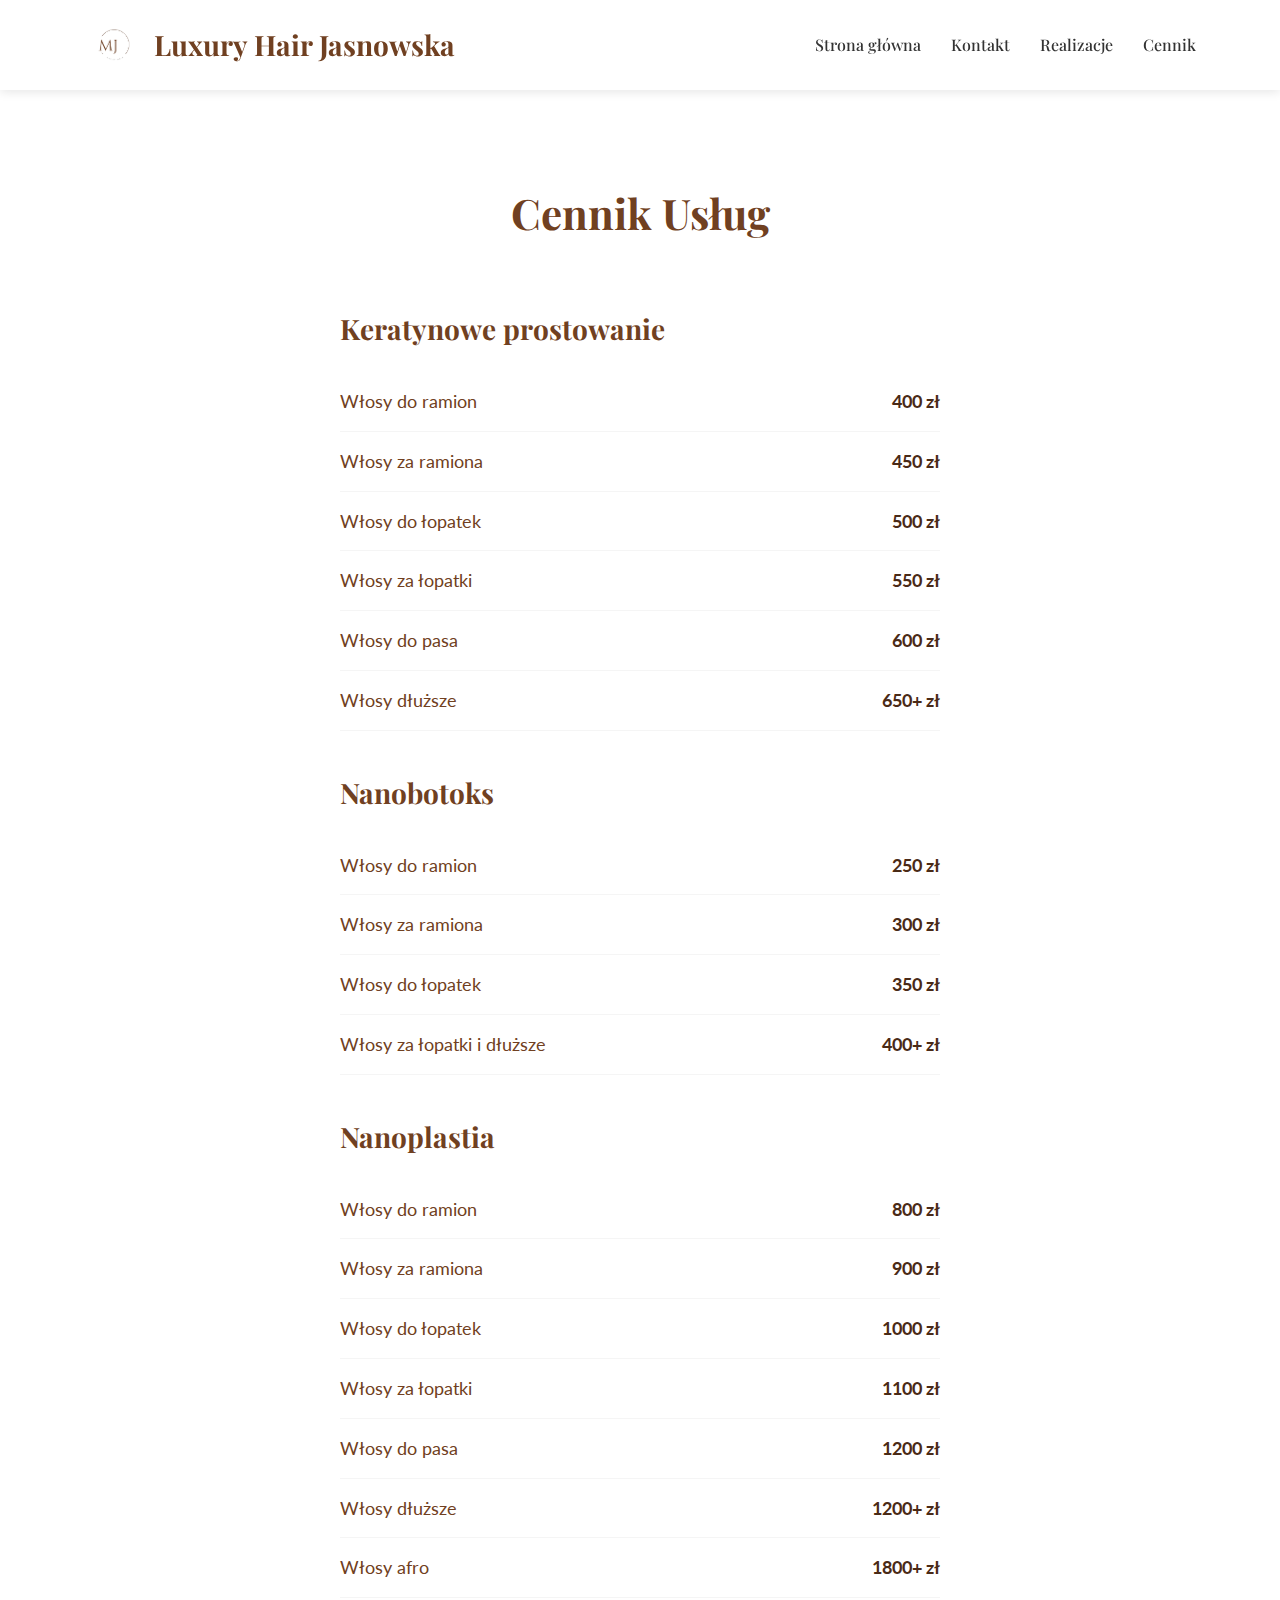
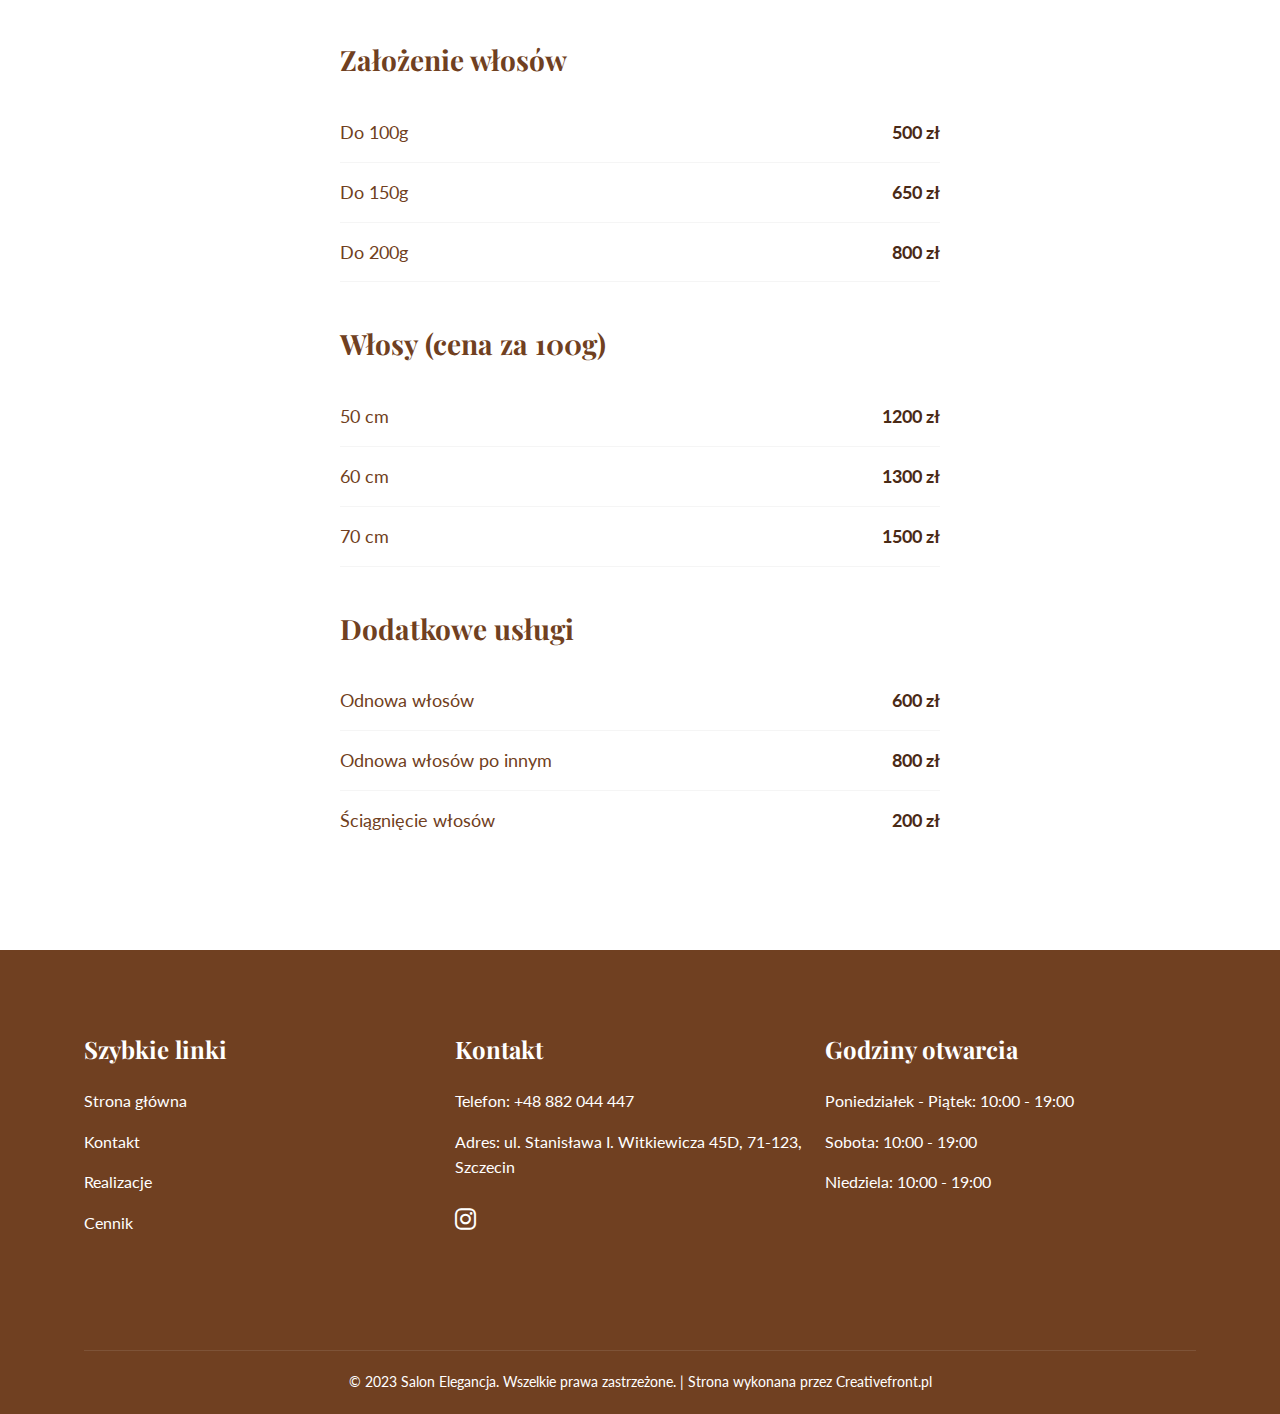
<file: cennik.html>
<!DOCTYPE html>
<html lang="pl">
<head>
    <meta charset="UTF-8">
    <meta name="viewport" content="width=device-width, initial-scale=1.0">
    <title>Cennik - Salon Fryzjerski Luxury Hair Jasnowska</title>
    <meta name="description" content="Sprawdź nasz cennik usług fryzjerskich. Oferujemy profesjonalne strzyżenie, koloryzację i stylizację w konkurencyjnych cenach.">
    <link href="https://fonts.googleapis.com/css2?family=Playfair+Display:wght@400;700&family=Lato:wght@300;400;700&display=swap" rel="stylesheet">
    <link rel="stylesheet" href="https://cdnjs.cloudflare.com/ajax/libs/font-awesome/6.4.0/css/all.min.css">
    <link rel="stylesheet" href="cennik.css">
</head>
<body>
    <header>
        <div class="container">
            <div class="header-content">
                <a href="#" class="logo">
                    <img src="logo1.png" alt="Logo Salon Elegancja">
                    <span class="logo-text">Luxury Hair Jasnowska</span>
                </a>
                <button class="hamburger" aria-label="Menu">☰</button>
                <nav>
                    <ul>
                        <li><a href="index.html">Strona główna</a></li>
                        <li><a href="kontakt.html">Kontakt</a></li>
                        <li><a href="realizacje.html">Realizacje</a></li>
                        <li><a href="cennik.html">Cennik</a></li>
                    </ul>
                </nav>
            </div>
        </div>
    </header>

    <main>
        <section class="cennik" id="cennik">
            <div class="container">
                <h1 class="fade-in">Cennik Usług</h1>
                <div class="cennik-content">
                    <div class="cennik-lista fade-in">
                        <h2 class="section-title">Keratynowe prostowanie</h2>
                        <div class="cennik-item">
                            <span class="usluga">Włosy do ramion</span>
                            <span class="cena">400 zł</span>
                        </div>
                        <div class="cennik-item">
                            <span class="usluga">Włosy za ramiona</span>
                            <span class="cena">450 zł</span>
                        </div>
                        <div class="cennik-item">
                            <span class="usluga">Włosy do łopatek</span>
                            <span class="cena">500 zł</span>
                        </div>
                        <div class="cennik-item">
                            <span class="usluga">Włosy za łopatki</span>
                            <span class="cena">550 zł</span>
                        </div>
                        <div class="cennik-item">
                            <span class="usluga">Włosy do pasa</span>
                            <span class="cena">600 zł</span>
                        </div>
                        <div class="cennik-item">
                            <span class="usluga">Włosy dłuższe</span>
                            <span class="cena">650+ zł</span>
                        </div>

                        <h2 class="section-title">Nanobotoks</h2>
                        <div class="cennik-item">
                            <span class="usluga">Włosy do ramion</span>
                            <span class="cena">250 zł</span>
                        </div>
                        <div class="cennik-item">
                            <span class="usluga">Włosy za ramiona</span>
                            <span class="cena">300 zł</span>
                        </div>
                        <div class="cennik-item">
                            <span class="usluga">Włosy do łopatek</span>
                            <span class="cena">350 zł</span>
                        </div>
                        <div class="cennik-item">
                            <span class="usluga">Włosy za łopatki i dłuższe</span>
                            <span class="cena">400+ zł</span>
                        </div>

                        <h2 class="section-title">Nanoplastia</h2>
                        <div class="cennik-item">
                            <span class="usluga">Włosy do ramion</span>
                            <span class="cena">800 zł</span>
                        </div>
                        <div class="cennik-item">
                            <span class="usluga">Włosy za ramiona</span>
                            <span class="cena">900 zł</span>
                        </div>
                        <div class="cennik-item">
                            <span class="usluga">Włosy do łopatek</span>
                            <span class="cena">1000 zł</span>
                        </div>
                        <div class="cennik-item">
                            <span class="usluga">Włosy za łopatki</span>
                            <span class="cena">1100 zł</span>
                        </div>
                        <div class="cennik-item">
                            <span class="usluga">Włosy do pasa</span>
                            <span class="cena">1200 zł</span>
                        </div>
                        <div class="cennik-item">
                            <span class="usluga">Włosy dłuższe</span>
                            <span class="cena">1200+ zł</span>
                        </div>
                        <div class="cennik-item">
                            <span class="usluga">Włosy afro</span>
                            <span class="cena">1800+ zł</span>
                        </div>

                        <h2 class="section-title">Założenie włosów</h2>
                        <div class="cennik-item">
                            <span class="usluga">Do 100g</span>
                            <span class="cena">500 zł</span>
                        </div>
                        <div class="cennik-item">
                            <span class="usluga">Do 150g</span>
                            <span class="cena">650 zł</span>
                        </div>
                        <div class="cennik-item">
                            <span class="usluga">Do 200g</span>
                            <span class="cena">800 zł</span>
                        </div>

                        <h2 class="section-title">Włosy (cena za 100g)</h2>
                        <div class="cennik-item">
                            <span class="usluga">50 cm</span>
                            <span class="cena">1200 zł</span>
                        </div>
                        <div class="cennik-item">
                            <span class="usluga">60 cm</span>
                            <span class="cena">1300 zł</span>
                        </div>
                        <div class="cennik-item">
                            <span class="usluga">70 cm</span>
                            <span class="cena">1500 zł</span>
                        </div>

                        <h2 class="section-title">Dodatkowe usługi</h2>
                        <div class="cennik-item">
                            <span class="usluga">Odnowa włosów</span>
                            <span class="cena">600 zł</span>
                        </div>
                        <div class="cennik-item">
                            <span class="usluga">Odnowa włosów po innym </span>
                            <span class="cena">800 zł</span>
                        </div>
                        <div class="cennik-item">
                            <span class="usluga">Ściągnięcie włosów</span>
                            <span class="cena">200 zł</span>
                        </div>
                    </div>
                </div>
            </div>
        </section>
    </main>

    <footer>
        <div class="container">
            <div class="footer-content">
                <div class="footer-section">
                    <h3>Szybkie linki</h3>
                    <ul>
                        <li><a href="homepage.html">Strona główna</a></li>
                        <li><a href="kontakt.html">Kontakt</a></li>
                        <li><a href="realizacje.html">Realizacje</a></li>
                        <li><a href="cennik.html">Cennik</a></li>
                    </ul>
                </div>
                <div class="footer-section" id="kontakt">
                    <h3>Kontakt</h3>
                    <ul>
                        <li>Telefon: +48 882 044 447</li>
                        <li>Adres: ul. Stanisława I. Witkiewicza 45D, 71-123, Szczecin</li>
                    </ul>
                    <div class="social-icons">
                        <a href="https://www.instagram.com/luxury_hair_jasnowska/" aria-label="Odwiedź nasz profil na Instagramie"><i class="fab fa-instagram"></i></a>
                    </div>
                </div>
                <div class="footer-section">
                    <h3>Godziny otwarcia</h3>
                    <ul>
                        <li>Poniedziałek - Piątek: 10:00 - 19:00</li>
                        <li>Sobota: 10:00 - 19:00</li>
                        <li>Niedziela: 10:00 - 19:00</li>
                    </ul>
                </div>
            </div>
            <div class="copyright">
                &copy; 2023 Salon Elegancja. Wszelkie prawa zastrzeżone. | <a href="https://creativefront.pl">Strona wykonana przez Creativefront.pl</a>
            </div>
        </div>
    </footer>

    <script src="cennik.js"></script>
</body>
</html>
</file>
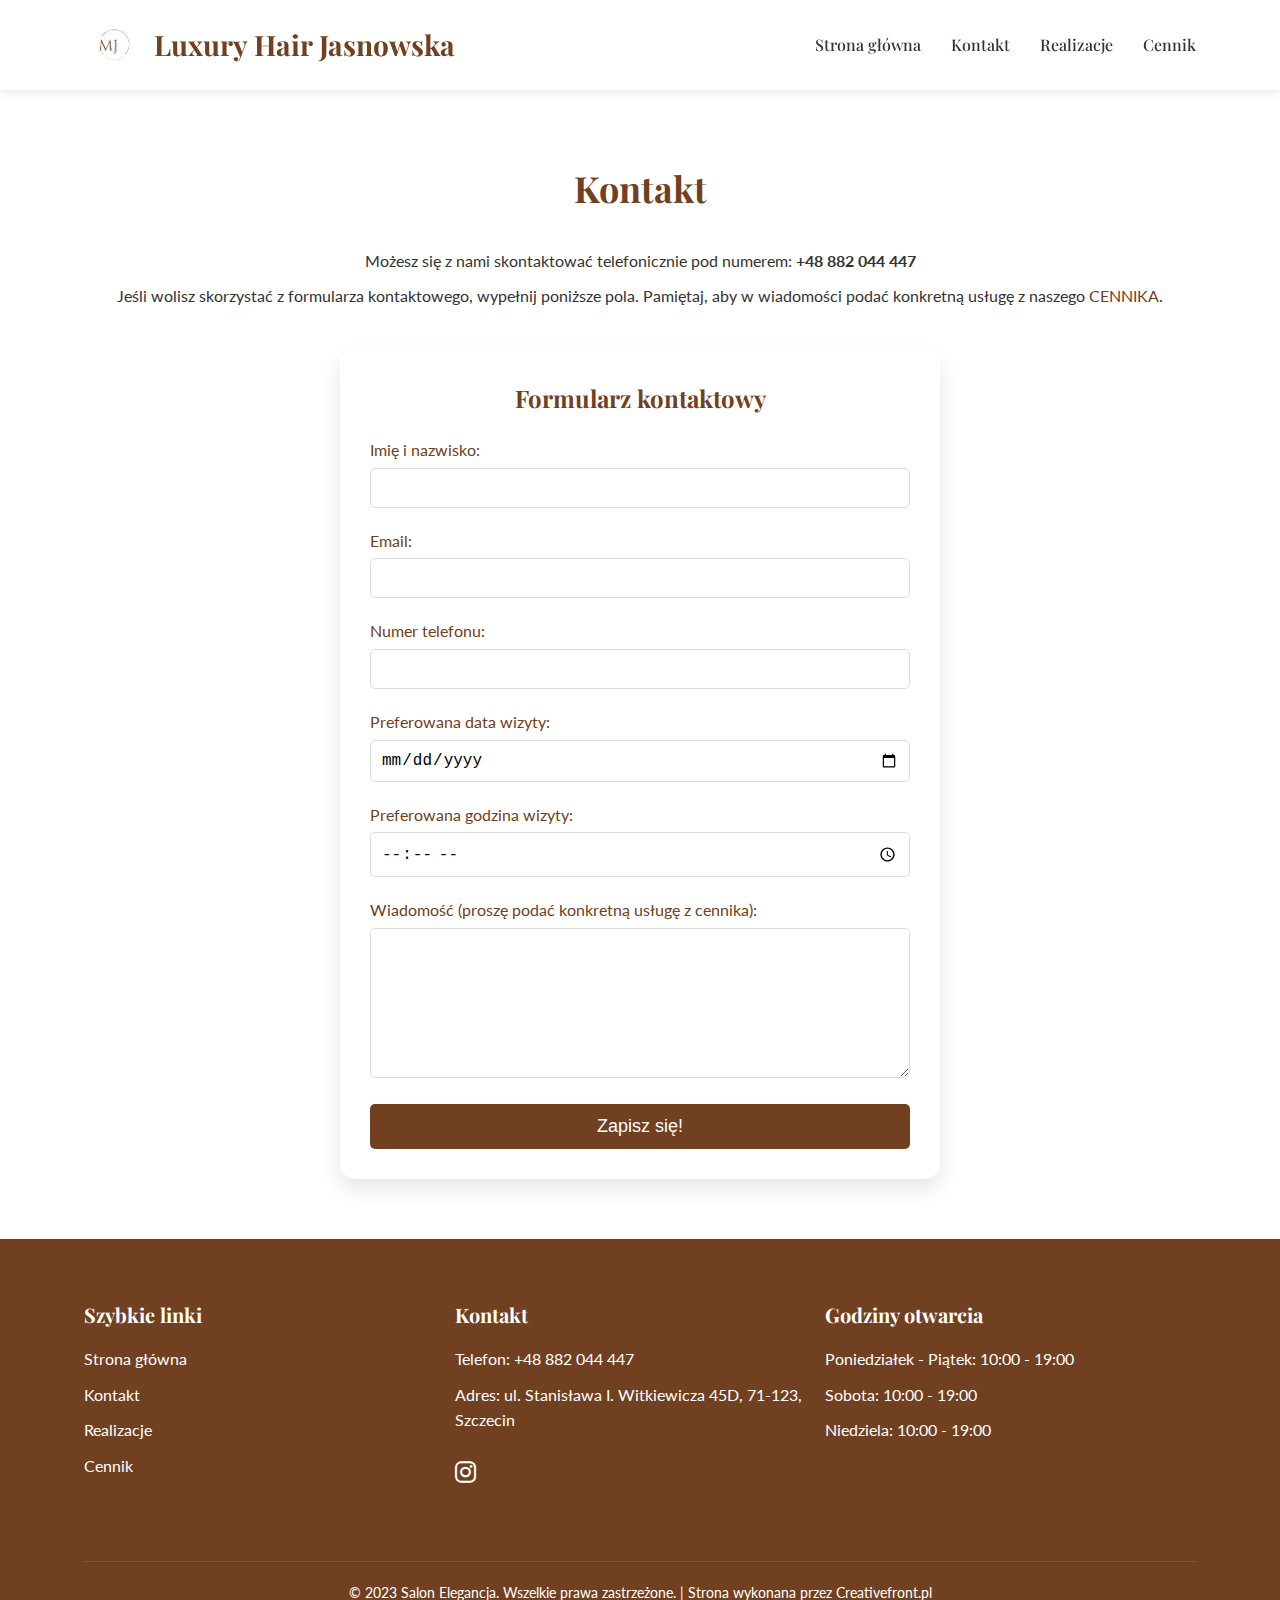
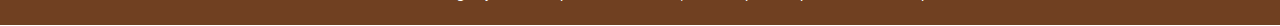
<file: kontakt.html>
<!DOCTYPE html>
<html lang="pl">
<head>
    <meta charset="UTF-8">
    <meta name="viewport" content="width=device-width, initial-scale=1.0">
    <title>Kontakt - Salon Fryzjerski Luxury Hair Jasnowska</title>
    <meta name="description" content="Skontaktuj się z Salon Fryzjerski Luxury Hair Jasnowska. Umów wizytę lub zadaj pytanie.">
    <link href="https://fonts.googleapis.com/css2?family=Playfair+Display:wght@400;700&family=Lato:wght@300;400;700&display=swap" rel="stylesheet">
    <link rel="stylesheet" href="https://cdnjs.cloudflare.com/ajax/libs/font-awesome/6.4.0/css/all.min.css">
    <link rel="stylesheet" href="kontakt.css">
</head>
<body>
    <header>
        <div class="container">
            <div class="header-content">
                <a href="index.html" class="logo">
                    <img src="logo1.png" alt="Logo Salon Elegancja">
                    <span class="logo-text">Luxury Hair Jasnowska</span>
                </a>
                <button class="hamburger" aria-label="Menu">☰</button>
                <nav>
                    <ul>
                        <li><a href="index.html">Strona główna</a></li>
                        <li><a href="kontakt.html">Kontakt</a></li>
                        <li><a href="realizacje.html">Realizacje</a></li>
                        <li><a href="cennik.html">Cennik</a></li>
                    </ul>
                </nav>
            </div>
        </div>
    </header>

    <main>
        <section class="contact-section">
            <div class="container">
                <h1>Kontakt</h1>
                <div class="contact-info">
                    <p>Możesz się z nami skontaktować telefonicznie pod numerem: <strong>+48 882 044 447</strong></p>
                    <p>Jeśli wolisz skorzystać z formularza kontaktowego, wypełnij poniższe pola. Pamiętaj, aby w wiadomości podać konkretną usługę z naszego <a href="cennik.html">CENNIKA</a>.</p>
                </div>
                <div class="contact-form">
                    <h2>Formularz kontaktowy</h2>
                    <form action="#" method="POST" id="contactForm">
                        <div class="form-group">
                            <label for="name">Imię i nazwisko:</label>
                            <input type="text" id="name" name="name" required>
                        </div>
                        <div class="form-group">
                            <label for="email">Email:</label>
                            <input type="email" id="email" name="email" required>
                        </div>
                        <div class="form-group">
                            <label for="phone">Numer telefonu:</label>
                            <input type="tel" id="phone" name="phone" required>
                        </div>
                        <div class="form-group">
                            <label for="date">Preferowana data wizyty:</label>
                            <input type="date" id="date" name="date" required>
                        </div>
                        <div class="form-group">
                            <label for="time">Preferowana godzina wizyty:</label>
                            <input type="time" id="time" name="time" required>
                        </div>
                        <div class="form-group">
                            <label for="message">Wiadomość (proszę podać konkretną usługę z cennika):</label>
                            <textarea id="message" name="message" required></textarea>
                        </div>
                        <button type="submit" class="submit-btn">Zapisz się!</button>
                    </form>
                </div>
            </div>
        </section>
    </main>

    <footer>
        <div class="container">
            <div class="footer-content">
                <div class="footer-section">
                    <h3>Szybkie linki</h3>
                    <ul>
                        <li><a href="homepage.html">Strona główna</a></li>
                        <li><a href="kontakt.html">Kontakt</a></li>
                        <li><a href="realizacje.html">Realizacje</a></li>
                        <li><a href="cennik.html">Cennik</a></li>
                    </ul>
                </div>
                <div class="footer-section" id="kontakt">
                    <h3>Kontakt</h3>
                    <ul>
                        <li>Telefon: +48 882 044 447</li>
                        <li>Adres: ul. Stanisława I. Witkiewicza 45D, 71-123, Szczecin</li>
                    </ul>
                    <div class="social-icons">
                        <a href="https://www.instagram.com/luxury_hair_jasnowska/" aria-label="Odwiedź nasz profil na Instagramie"><i class="fab fa-instagram"></i></a>
                    </div>
                </div>
                <div class="footer-section">
                    <h3>Godziny otwarcia</h3>
                    <ul>
                        <li>Poniedziałek - Piątek: 10:00 - 19:00</li>
                        <li>Sobota: 10:00 - 19:00</li>
                        <li>Niedziela: 10:00 - 19:00</li>
                    </ul>
                </div>
            </div>
            <div class="copyright">
                &copy; 2023 Salon Elegancja. Wszelkie prawa zastrzeżone. | <a href="https://creativefront.pl">Strona wykonana przez Creativefront.pl</a>
            </div>
        </div>
    </footer>

    <script src="kontakt.js"></script>
</body>
</html>
</file>
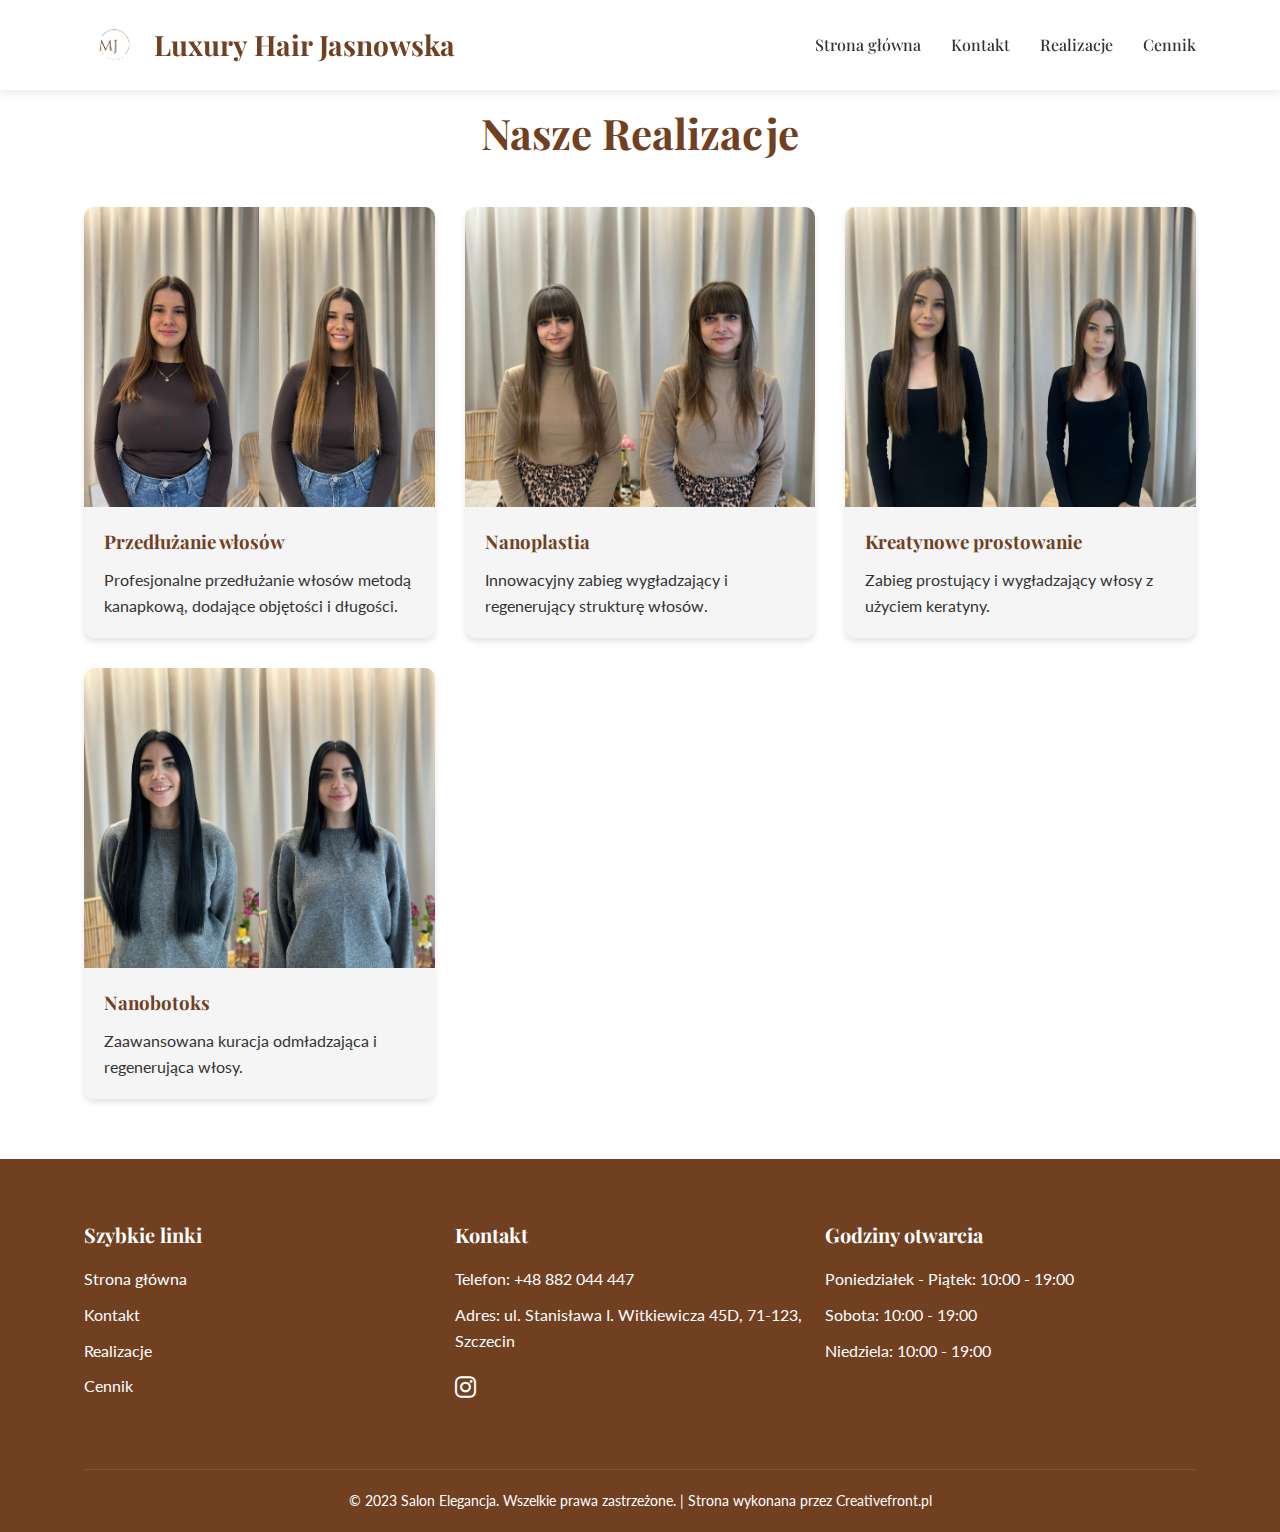
<file: realizacje.html>
<!DOCTYPE html>
<html lang="pl">
<head>
    <meta charset="UTF-8">
    <meta name="viewport" content="width=device-width, initial-scale=1.0">
    <title>Realizacje - Salon Fryzjerski Elegancja</title>
    <link href="https://fonts.googleapis.com/css2?family=Playfair+Display:wght@400;700&family=Lato:wght@300;400;700&display=swap" rel="stylesheet">
    <link rel="stylesheet" href="https://cdnjs.cloudflare.com/ajax/libs/font-awesome/6.4.0/css/all.min.css">
    <link rel="stylesheet" href="realizacje.css">
</head>
<body>
    <header>
        <div class="container">
            <div class="header-content">
                <a href="index.html" class="logo">
                    <img src="logo1.png" alt="Logo Salon Elegancja">
                    <span class="logo-text">Luxury Hair Jasnowska</span>
                </a>
                <button class="hamburger" aria-label="Menu">☰</button>
                <nav>
                    <ul>
                        <li><a href="index.html">Strona główna</a></li>
                        <li><a href="kontakt.html">Kontakt</a></li>
                        <li><a href="realizacje.html">Realizacje</a></li>
                        <li><a href="cennik.html">Cennik</a></li>
                    </ul>
                </nav>
            </div>
        </div>
    </header>

    <main>
        <div class="container">
            <h1 class="page-title">Nasze Realizacje</h1>
            <div class="portfolio-grid" id="realizacje">
                <div class="portfolio-item">
                    <div class="portfolio-images">
                        <img src="met1.jpg" alt="Przed metamorfozą 1">
                        <img src="met2.jpg" alt="Po metamorfozie 1">
                    </div>
                    <div class="portfolio-description">
                        <h3>Przedłużanie włosów</h3>
                        <p>Profesjonalne przedłużanie włosów metodą kanapkową, dodające objętości i długości.</p>
                    </div>
                </div>
                <div class="portfolio-item">
                    <div class="portfolio-images">
                        <img src="m3.jpg" alt="Przed metamorfozą 2">
                        <img src="met4.jpg" alt="Po metamorfozie 2">
                    </div>
                    <div class="portfolio-description">
                        <h3>Nanoplastia</h3>
                        <p>Innowacyjny zabieg wygładzający i regenerujący strukturę włosów.</p>
                    </div>
                </div>
                <div class="portfolio-item">
                    <div class="portfolio-images">
                        <img src="met5.jpg" alt="Przed metamorfozą 3">
                        <img src="met6.jpg" alt="Po metamorfozie 3">
                    </div>
                    <div class="portfolio-description">
                        <h3>Kreatynowe prostowanie</h3>
                        <p>Zabieg prostujący i wygładzający włosy z użyciem keratyny.</p>
                    </div>
                </div>
                <div class="portfolio-item">
                    <div class="portfolio-images">
                        <img src="met7.jpg" alt="Przed metamorfozą 4">
                        <img src="met8.jpg" alt="Po metamorfozie 4">
                    </div>
                    <div class="portfolio-description">
                        <h3>Nanobotoks</h3>
                        <p>Zaawansowana kuracja odmładzająca i regenerująca włosy.</p>
                    </div>
                </div>
            </div>
        </div>
    </main>

    <footer>
        <div class="container">
            <div class="footer-content">
                <div class="footer-section">
                    <h3>Szybkie linki</h3>
                    <ul>
                        <li><a href="homepage.html">Strona główna</a></li>
                        <li><a href="kontakt.html">Kontakt</a></li>
                        <li><a href="realizacje.html">Realizacje</a></li>
                        <li><a href="cennik.html">Cennik</a></li>
                    </ul>
                </div>
                <div class="footer-section" id="kontakt">
                    <h3>Kontakt</h3>
                    <ul>
                        <li>Telefon: +48 882 044 447</li>
                        <li>Adres: ul. Stanisława I. Witkiewicza 45D, 71-123, Szczecin</li>
                    </ul>
                    <div class="social-icons">
                        <a href="https://www.instagram.com/luxury_hair_jasnowska/" aria-label="Odwiedź nasz profil na Instagramie"><i class="fab fa-instagram"></i></a>
                    </div>
                </div>
                <div class="footer-section">
                    <h3>Godziny otwarcia</h3>
                    <ul>
                        <li>Poniedziałek - Piątek: 10:00 - 19:00</li>
                        <li>Sobota: 10:00 - 19:00</li>
                        <li>Niedziela: 10:00 - 19:00</li>
                    </ul>
                </div>
            </div>
            <div class="copyright">
                &copy; 2023 Salon Elegancja. Wszelkie prawa zastrzeżone. | <a href="https://creativefront.pl">Strona wykonana przez Creativefront.pl</a>
            </div>
        </div>
    </footer>

    <script src="realizacje.js"></script>
</body>
</html>
</file>
<file: cennik.css>
:root {
    --accent-color: #704021;
    --white: #ffffff;
    --light-gray: #f5f5f5;
    --dark-accent: #4a2a16;
}

* {
    margin: 0;
    padding: 0;
    box-sizing: border-box;
}

body {
    font-family: 'Lato', sans-serif;
    background-color: var(--white);
    color: #333;
    line-height: 1.6;
}

h1, h2, h3 {
    font-family: 'Playfair Display', serif;
}

.container {
    width: 90%;
    max-width: 1200px;
    margin: 0 auto;
    padding: 0 20px;
}

/* Header Styles */
header {
    background-color: var(--white);
    box-shadow: 0 2px 10px rgba(0, 0, 0, 0.1);
    position: fixed;
    width: 100%;
    top: 0;
    z-index: 1000;
    transition: background-color 0.3s ease;
}

header.scrolled {
    background-color: rgba(255, 255, 255, 0.9);
    backdrop-filter: blur(5px);
}

.header-content {
    display: flex;
    justify-content: space-between;
    align-items: center;
    padding: 15px 0;
}

.logo {
    display: flex;
    align-items: center;
    text-decoration: none;
}

.logo img {
    width: 60px;
    height: 60px;
    margin-right: 10px;
}

.logo-text {
    font-size: 28px;
    font-weight: bold;
    color: var(--accent-color);
    font-family: 'Playfair Display', serif;
}

nav ul {
    display: flex;
    list-style: none;
}

nav ul li {
    margin-left: 30px;
}

nav ul li a {
    text-decoration: none;
    color: #333;
    font-weight: 500;
    transition: color 0.3s ease;
    position: relative;
    font-family: 'Playfair Display', serif;
}

nav ul li a::after {
    content: '';
    position: absolute;
    width: 0;
    height: 2px;
    bottom: -5px;
    left: 0;
    background-color: var(--accent-color);
    transition: width 0.3s ease;
}

nav ul li a:hover::after {
    width: 100%;
}

.hamburger {
    display: none;
    cursor: pointer;
    background: none;
    border: none;
    font-size: 24px;
    color: var(--accent-color);
}

/* Cennik Styles */
.cennik {
    padding: 100px 0;
    background-color: var(--white);
    margin-top: 80px;
}

.cennik h1 {
    text-align: center;
    font-size: 42px;
    color: var(--accent-color);
    margin-bottom: 60px;
}

.cennik-content {
    display: flex;
    justify-content: space-between;
    align-items: flex-start;
    gap: 40px;
}

.cennik-lista {
    flex: 1;
}

.cennik-item {
    display: flex;
    justify-content: space-between;
    align-items: center;
    padding: 15px 0;
    border-bottom: 1px solid var(--light-gray);
}

.cennik-item:last-child {
    border-bottom: none;
}

.usluga {
    font-size: 18px;
    color: var(--accent-color);
}

.cena {
    font-size: 18px;
    font-weight: bold;
    color: var(--dark-accent);
}

.cennik-image {
    flex: 1;
    display: flex;
    justify-content: center;
    align-items: center;
}

.cennik-image img {
    max-width: 100%;
    height: auto;
    border-radius: 10px;
    box-shadow: 0 10px 20px rgba(0, 0, 0, 0.1);
}

/* Footer Styles */
footer {
    background-color: var(--accent-color);
    color: var(--white);
    padding: 80px 0 20px;
}

.footer-content {
    display: flex;
    justify-content: space-between;
    flex-wrap: wrap;
    margin-bottom: 60px;
}

.footer-section {
    flex: 1;
    margin-bottom: 40px;
    min-width: 200px;
}

.footer-section h3 {
    font-size: 24px;
    margin-bottom: 20px;
    color: var(--white);
}

.footer-section ul {
    list-style: none;
}

.footer-section ul li {
    margin-bottom: 15px;
}

.footer-section ul li a {
    color: var(--white);
    text-decoration: none;
    transition: opacity 0.3s ease;
}

.footer-section ul li a:hover {
    opacity: 0.8;
}

.social-icons {
    display: flex;
    gap: 15px;
    margin-top: 20px;
}

.social-icons a {
    color: var(--white);
    font-size: 24px;
    transition: opacity 0.3s ease;
}

.social-icons a:hover {
    opacity: 0.8;
}

.copyright {
    text-align: center;
    padding-top: 20px;
    border-top: 1px solid rgba(255, 255, 255, 0.1);
    font-size: 14px;
}

.copyright a {
    color: var(--white);
    text-decoration: none;
}

/* Animation Styles */
.fade-in {
    opacity: 0;
    transform: translateY(20px);
    transition: opacity 0.5s ease, transform 0.5s ease;
}

.fade-in.visible {
    opacity: 1;
    transform: translateY(0);
}

.section-title {
    font-family: 'Playfair Display', serif;
    color: var(--accent-color);
    font-size: 28px;
    margin: 40px 0 20px;
    text-align: left;
}

.section-title:first-child {
    margin-top: 0;
}

.cennik-lista {
    max-width: 600px;
    margin: 0 auto;
}

@media (max-width: 768px) {
    .hamburger {
        display: block;
    }

    nav {
        position: fixed;
        top: 80px;
        left: -100%;
        width: 100%;
        height: calc(100vh - 80px);
        background-color: var(--white);
        transition: left 0.3s ease;
    }

    nav.active {
        left: 0;
    }

    nav ul {
        flex-direction: column;
        align-items: center;
        padding-top: 40px;
    }

    nav ul li {
        margin: 20px 0;
    }

    .header-content {
        padding: 10px 0;
    }

    .logo img {
        width: 50px;
        height: 50px;
    }

    .logo-text {
        font-size: 24px;
    }

    .cennik {
        margin-top: 60px;
    }

    .cennik-content {
        flex-direction: column;
    }

    .cennik-image {
        order: -1;
        margin-bottom: 40px;
    }

    .section-title {
        font-size: 24px;
        margin: 30px 0 15px;
    }
}
</file>
<file: kontakt.css>
:root {
    --accent-color: #704021;
    --white: #ffffff;
    --light-gray: #f5f5f5;
    --dark-accent: #4a2a16;
}

* {
    margin: 0;
    padding: 0;
    box-sizing: border-box;
}

body {
    font-family: 'Lato', sans-serif;
    background-color: var(--white);
    color: #333;
    line-height: 1.6;
}

h1, h2, h3 {
    font-family: 'Playfair Display', serif;
}

.container {
    width: 90%;
    max-width: 1200px;
    margin: 0 auto;
    padding: 0 20px;
}

/* Header Styles */
header {
    background-color: var(--white);
    box-shadow: 0 2px 10px rgba(0, 0, 0, 0.1);
    position: fixed;
    width: 100%;
    top: 0;
    z-index: 1000;
    transition: background-color 0.3s ease;
}

.header-content {
    display: flex;
    justify-content: space-between;
    align-items: center;
    padding: 15px 0;
}

.logo {
    display: flex;
    align-items: center;
    text-decoration: none;
}

.logo img {
    width: 60px;
    height: 60px;
    margin-right: 10px;
}

.logo-text {
    font-size: 28px;
    font-weight: bold;
    color: var(--accent-color);
    font-family: 'Playfair Display', serif;
}

nav ul {
    display: flex;
    list-style: none;
}

nav ul li {
    margin-left: 30px;
}

nav ul li a {
    text-decoration: none;
    color: #333;
    font-weight: 500;
    transition: color 0.3s ease;
    position: relative;
    font-family: 'Playfair Display', serif;
}

nav ul li a::after {
    content: '';
    position: absolute;
    width: 0;
    height: 2px;
    bottom: -5px;
    left: 0;
    background-color: var(--accent-color);
    transition: width 0.3s ease;
}

nav ul li a:hover::after {
    width: 100%;
}

.hamburger {
    display: none;
    cursor: pointer;
    background: none;
    border: none;
    font-size: 24px;
    color: var(--accent-color);
}

/* Main Content Styles */
main {
    padding-top: 100px;
    min-height: calc(100vh - 300px);
}

.contact-section {
    padding: 60px 0;
}

.contact-section h1 {
    text-align: center;
    color: var(--accent-color);
    font-size: 36px;
    margin-bottom: 30px;
}

.contact-info {
    text-align: center;
    margin-bottom: 40px;
}

.contact-info p {
    margin-bottom: 10px;
}

.contact-info a {
    color: var(--accent-color);
    text-decoration: none;
}

.contact-form {
    max-width: 600px;
    margin: 0 auto;
    padding: 30px;
    background-color: var(--white);
    border-radius: 15px;
    box-shadow: 0 10px 20px rgba(0, 0, 0, 0.1);
}

.contact-form h2 {
    color: var(--accent-color);
    margin-bottom: 20px;
    text-align: center;
}

.form-group {
    margin-bottom: 20px;
}

.form-group label {
    display: block;
    margin-bottom: 5px;
    color: var(--accent-color);
}

.form-group input,
.form-group textarea {
    width: 100%;
    padding: 10px;
    border: 1px solid #ddd;
    border-radius: 5px;
    font-size: 16px;
}

.form-group textarea {
    height: 150px;
}

.submit-btn {
    display: block;
    width: 100%;
    padding: 12px;
    background-color: var(--accent-color);
    color: var(--white);
    border: none;
    border-radius: 5px;
    font-size: 18px;
    cursor: pointer;
    transition: background-color 0.3s ease;
}

.submit-btn:hover {
    background-color: var(--dark-accent);
}

/* Footer Styles */
footer {
    background-color: var(--accent-color);
    color: var(--white);
    padding: 60px 0 20px;
}

.footer-content {
    display: flex;
    justify-content: space-between;
    flex-wrap: wrap;
    margin-bottom: 40px;
}

.footer-section {
    flex: 1;
    margin-bottom: 30px;
    min-width: 200px;
}

.footer-section h3 {
    font-size: 20px;
    margin-bottom: 15px;
}

.footer-section ul {
    list-style: none;
}

.footer-section ul li {
    margin-bottom: 10px;
}

.footer-section ul li a {
    color: var(--white);
    text-decoration: none;
    transition: opacity 0.3s ease;
}

.footer-section ul li a:hover {
    opacity: 0.8;
}

.social-icons {
    display: flex;
    gap: 15px;
    margin-top: 20px;
}

.social-icons a {
    color: var(--white);
    font-size: 24px;
    transition: opacity 0.3s ease;
}

.social-icons a:hover {
    opacity: 0.8;
}

.copyright {
    text-align: center;
    padding-top: 20px;
    border-top: 1px solid rgba(255, 255, 255, 0.1);
    font-size: 14px;
}

.copyright a {
    color: var(--white);
    text-decoration: none;
}

/* Responsive Styles */
@media (max-width: 768px) {
    .hamburger {
        display: block;
    }

    nav {
        position: fixed;
        top: 80px;
        left: -100%;
        width: 100%;
        height: calc(100vh - 80px);
        background-color: var(--white);
        transition: left 0.3s ease;
    }

    nav.active {
        left: 0;
    }

    nav ul {
        flex-direction: column;
        align-items: center;
        padding-top: 40px;
    }

    nav ul li {
        margin: 20px 0;
    }

    .header-content {
        padding: 10px 0;
    }

    .logo img {
        width: 50px;
        height: 50px;
    }

    .logo-text {
        font-size: 24px;
    }
}
</file>
<file: realizacje.css>
:root {
    --accent-color: #704021;
    --white: #ffffff;
    --light-gray: #f5f5f5;
    --dark-accent: #4a2a16;
}

* {
    margin: 0;
    padding: 0;
    box-sizing: border-box;
}

body {
    font-family: 'Lato', sans-serif;
    background-color: var(--white);
    color: #333;
    line-height: 1.6;
}

h1, h2, h3 {
    font-family: 'Playfair Display', serif;
}

.container {
    width: 90%;
    max-width: 1200px;
    margin: 0 auto;
    padding: 0 20px;
}

/* Header Styles */
header {
    background-color: var(--white);
    box-shadow: 0 2px 10px rgba(0, 0, 0, 0.1);
    position: fixed;
    width: 100%;
    top: 0;
    z-index: 1000;
}

.header-content {
    display: flex;
    justify-content: space-between;
    align-items: center;
    padding: 15px 0;
}

.logo {
    display: flex;
    align-items: center;
    text-decoration: none;
}

.logo img {
    width: 60px;
    height: 60px;
    margin-right: 10px;
}

.logo-text {
    font-size: 28px;
    font-weight: bold;
    color: var(--accent-color);
    font-family: 'Playfair Display', serif;
}

nav ul {
    display: flex;
    list-style: none;
}

nav ul li {
    margin-left: 30px;
}

nav ul li a {
    text-decoration: none;
    color: #333;
    font-weight: 500;
    transition: color 0.3s ease;
    position: relative;
    font-family: 'Playfair Display', serif;
}

nav ul li a::after {
    content: '';
    position: absolute;
    width: 0;
    height: 2px;
    bottom: -5px;
    left: 0;
    background-color: var(--accent-color);
    transition: width 0.3s ease;
}

nav ul li a:hover::after {
    width: 100%;
}

/* Hamburger Menu Styles */
.hamburger {
    display: none;
    cursor: pointer;
    background: none;
    border: none;
    font-size: 24px;
    color: var(--accent-color);
}

/* Main Content Styles */
main {
    padding-top: 100px;
    padding-bottom: 60px;
}

.page-title {
    text-align: center;
    font-size: 42px;
    color: var(--accent-color);
    margin-bottom: 40px;
}

.portfolio-grid {
    display: grid;
    grid-template-columns: repeat(auto-fit, minmax(300px, 1fr));
    gap: 30px;
}

.portfolio-item {
    background-color: var(--light-gray);
    border-radius: 10px;
    overflow: hidden;
    box-shadow: 0 4px 6px rgba(0, 0, 0, 0.1);
}

.portfolio-images {
    position: relative;
    height: 300px;
}

.portfolio-images img {
    position: absolute;
    top: 0;
    width: 50%;
    height: 100%;
    object-fit: cover;
}

.portfolio-images img:first-child {
    left: 0;
}

.portfolio-images img:last-child {
    right: 0;
}

.portfolio-description {
    padding: 20px;
}

.portfolio-description h3 {
    color: var(--accent-color);
    margin-bottom: 10px;
}

/* Footer Styles */
footer {
    background-color: var(--accent-color);
    color: var(--white);
    padding: 60px 0 20px;
}

.footer-content {
    display: flex;
    justify-content: space-between;
    flex-wrap: wrap;
    margin-bottom: 40px;
}

.footer-section {
    flex: 1;
    margin-bottom: 20px;
    min-width: 200px;
}

.footer-section h3 {
    font-size: 20px;
    margin-bottom: 15px;
}

.footer-section ul {
    list-style: none;
}

.footer-section ul li {
    margin-bottom: 10px;
}

.footer-section ul li a {
    color: var(--white);
    text-decoration: none;
    transition: opacity 0.3s ease;
}

.footer-section ul li a:hover {
    opacity: 0.8;
}

.social-icons {
    display: flex;
    gap: 15px;
    margin-top: 15px;
}

.social-icons a {
    color: var(--white);
    font-size: 24px;
    transition: opacity 0.3s ease;
}

.social-icons a:hover {
    opacity: 0.8;
}

.copyright {
    text-align: center;
    padding-top: 20px;
    border-top: 1px solid rgba(255, 255, 255, 0.1);
    font-size: 14px;
}

.copyright a {
    color: var(--white);
    text-decoration: none;
}

@media (max-width: 768px) {
    .hamburger {
        display: block;
    }

    nav {
        position: fixed;
        top: 90px;
        left: -100%;
        width: 100%;
        height: calc(100vh - 90px);
        background-color: var(--white);
        transition: left 0.3s ease;
    }

    nav.active {
        left: 0;
    }

    nav ul {
        flex-direction: column;
        align-items: center;
        padding-top: 40px;
    }

    nav ul li {
        margin: 20px 0;
    }

    .header-content {
        padding: 10px 0;
    }

    .logo img {
        width: 50px;
        height: 50px;
    }

    .logo-text {
        font-size: 24px;
    }

    .portfolio-grid {
        grid-template-columns: 1fr;
    }
}
</file>
